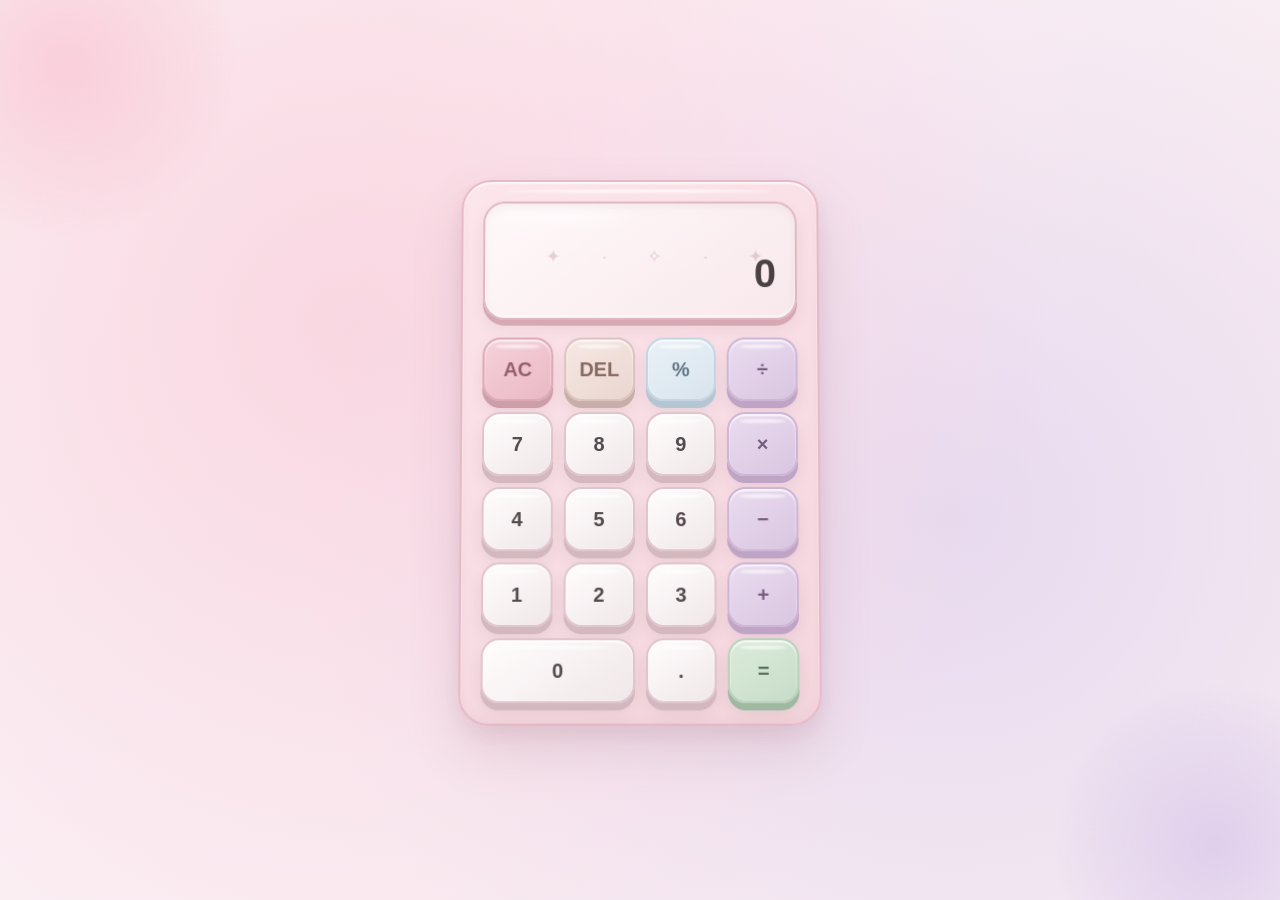
<file: calculator2.0/index.html>
<!DOCTYPE html>
<html lang="en">

<head>
    <meta charset="UTF-8">

    <meta
        name="viewport"
        content="width=device-width, initial-scale=1.0"
    >

    <title>Calculator</title>

    <!-- Connect CSS -->
    <link rel="stylesheet" href="style.css">
</head>

<body>

    <div class="calculator">

        <!-- Calculator Display -->
        <div id="display" class="display">
            0
        </div>

        <!-- Calculator Buttons -->
        <div class="buttons">

            <button class="clear" data-action="clear">
                AC
            </button>

            <button data-action="delete">
                DEL
            </button>

            <button data-action="percent">
                %
            </button>

            <button
                class="operator"
                data-operator="/"
            >
                ÷
            </button>


            <button data-number="7">
                7
            </button>

            <button data-number="8">
                8
            </button>

            <button data-number="9">
                9
            </button>

            <button
                class="operator"
                data-operator="*"
            >
                ×
            </button>


            <button data-number="4">
                4
            </button>

            <button data-number="5">
                5
            </button>

            <button data-number="6">
                6
            </button>

            <button
                class="operator"
                data-operator="-"
            >
                −
            </button>


            <button data-number="1">
                1
            </button>

            <button data-number="2">
                2
            </button>

            <button data-number="3">
                3
            </button>

            <button
                class="operator"
                data-operator="+"
            >
                +
            </button>


            <button
                class="zero"
                data-number="0"
            >
                0
            </button>

            <button data-action="decimal">
                .
            </button>

            <button
                class="equals"
                data-action="equals"
            >
                =
            </button>

        </div>

    </div>

    <!-- Connect JavaScript -->
    <script src="script.js"></script>

</body>

</html>
</file>
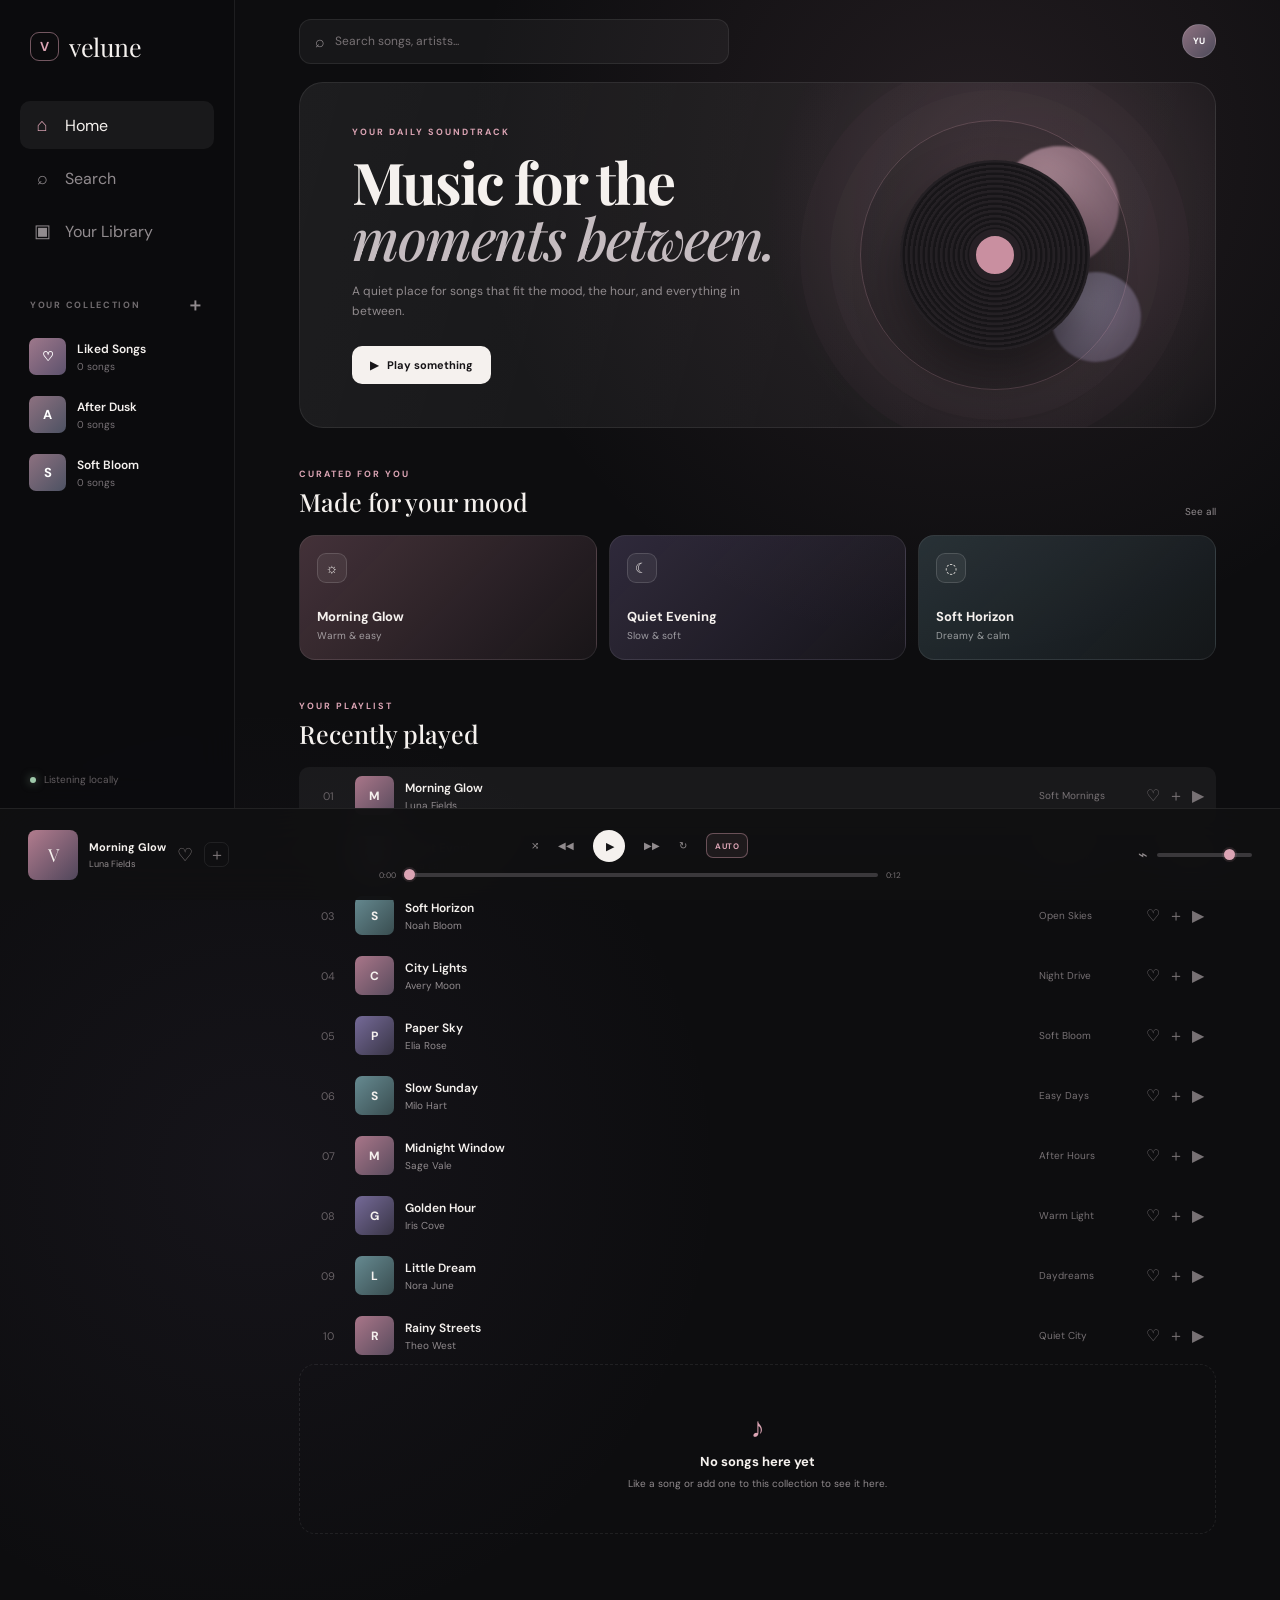
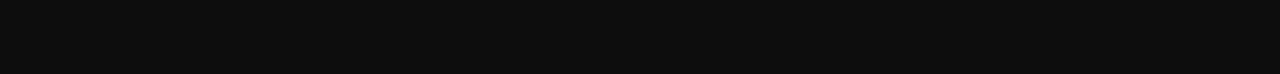
<file: velune-music-player2.0/velune-music-player/index.html>
<!DOCTYPE html>
<html lang="en">
<head>
    <meta charset="UTF-8">
    <meta name="viewport" content="width=device-width, initial-scale=1.0">
    <meta name="theme-color" content="#101010">
    <title>Velune — Music Player</title>
    <link rel="stylesheet" href="style.css">
</head>
<body>

    <div class="mobile-overlay" id="mobileOverlay"></div>

    <div class="app-shell">

        <aside class="sidebar" id="sidebar">
            <div class="brand">
                <span class="brand-mark">V</span>
                <span>velune</span>
                <button class="close-menu" id="closeMenu" type="button" aria-label="Close menu">×</button>
            </div>

            <nav class="main-nav" aria-label="Main navigation">
                <button class="nav-item active" data-view="home" type="button">
                    <span>⌂</span>
                    <span>Home</span>
                </button>
                <button class="nav-item" data-view="search" type="button">
                    <span>⌕</span>
                    <span>Search</span>
                </button>
                <button class="nav-item" data-view="library" type="button">
                    <span>▣</span>
                    <span>Your Library</span>
                </button>
            </nav>

            <div class="library-block">
                <div class="library-heading">
                    <span>YOUR COLLECTION</span>
                    <button id="newCollectionBtn" type="button" aria-label="Create a new collection">＋</button>
                </div>

                <div class="library-list" id="libraryList">
                    <button class="library-item active-library" data-collection="Liked Songs" type="button">
                        <span class="library-cover liked">♡</span>
                        <span>
                            <strong>Liked Songs</strong>
                            <small id="likedCount">0 songs</small>
                        </span>
                    </button>

                    <button class="library-item" data-collection="After Dusk" type="button">
                        <span class="library-cover dusk">D</span>
                        <span>
                            <strong>After Dusk</strong>
                            <small>Collection</small>
                        </span>
                    </button>

                    <button class="library-item" data-collection="Soft Bloom" type="button">
                        <span class="library-cover bloom">B</span>
                        <span>
                            <strong>Soft Bloom</strong>
                            <small>Collection</small>
                        </span>
                    </button>
                </div>
            </div>

            <div class="sidebar-footer">
                <span class="tiny-dot"></span>
                <span>Listening locally</span>
            </div>
        </aside>

        <main class="content">
            <header class="topbar">
                <button class="mobile-menu" id="mobileMenu" type="button" aria-label="Open menu">☰</button>

                <div class="search">
                    <span>⌕</span>
                    <input id="searchInput" type="search" placeholder="Search songs, artists..." aria-label="Search songs">
                </div>

                <button class="profile" type="button" aria-label="Profile">
                    <span>YU</span>
                </button>
            </header>

            <section class="hero">
                <div class="hero-copy">
                    <p class="eyebrow">YOUR DAILY SOUNDTRACK</p>
                    <h1>Music for the<br><em>moments between.</em></h1>
                    <p class="hero-text">A quiet place for songs that fit the mood, the hour, and everything in between.</p>
                    <button class="hero-button" id="heroPlay" type="button">
                        <span id="heroPlayIcon">▶</span>
                        <span id="heroPlayText">Play something</span>
                    </button>
                </div>

                <div class="hero-art">
                    <div class="hero-orb orb-one"></div>
                    <div class="hero-orb orb-two"></div>
                    <div class="hero-ring"></div>
                    <div class="hero-vinyl">
                        <span></span>
                    </div>
                </div>
            </section>

            <section class="section">
                <div class="section-heading">
                    <div>
                        <p class="section-kicker">CURATED FOR YOU</p>
                        <h2>Made for your mood</h2>
                    </div>
                    <button class="text-button" id="showAllBtn" type="button">See all</button>
                </div>

                <div class="mood-grid">
                    <button class="mood-card rose" data-song="0" type="button">
                        <span class="mood-icon">☼</span>
                        <span>
                            <strong>Morning Glow</strong>
                            <small>Warm & easy</small>
                        </span>
                    </button>
                    <button class="mood-card violet" data-song="1" type="button">
                        <span class="mood-icon">☾</span>
                        <span>
                            <strong>Quiet Evening</strong>
                            <small>Slow & soft</small>
                        </span>
                    </button>
                    <button class="mood-card blue" data-song="2" type="button">
                        <span class="mood-icon">◌</span>
                        <span>
                            <strong>Soft Horizon</strong>
                            <small>Dreamy & calm</small>
                        </span>
                    </button>
                </div>
            </section>

            <section class="section songs-section">
                <div class="section-heading">
                    <div>
                        <p class="section-kicker" id="listKicker">YOUR PLAYLIST</p>
                        <h2 id="listTitle">Recently played</h2>
                    </div>
                </div>

                <div class="song-table" id="songList"></div>
                <div class="empty-state" id="emptyState" hidden>
                    <span>♪</span>
                    <strong>No songs here yet</strong>
                    <small>Like a song or add one to this collection to see it here.</small>
                </div>
            </section>
        </main>
    </div>

    <footer class="player-bar">
        <div class="now-playing">
            <div class="mini-art" id="miniArt">
                <span>V</span>
            </div>
            <div class="now-copy">
                <strong id="nowTitle">Morning Glow</strong>
                <span id="nowArtist">Luna Fields</span>
            </div>
            <button class="heart-btn" id="heartBtn" type="button" aria-label="Like song">♡</button>
            <button class="collection-add-mini" id="nowCollectionBtn" type="button" aria-label="Add current song to collection">＋</button>
        </div>

        <div class="player-center">
            <div class="player-controls">
                <button id="shuffleBtn" class="player-action" type="button" aria-label="Shuffle">⤨</button>
                <button id="prevBtn" class="player-action" type="button" aria-label="Previous">◀◀</button>
                <button id="playBtn" class="main-play" type="button" aria-label="Play">
                    <span id="playIcon">▶</span>
                </button>
                <button id="nextBtn" class="player-action" type="button" aria-label="Next">▶▶</button>
                <button id="repeatBtn" class="player-action" type="button" aria-label="Repeat">↻</button>
                <button id="autoplayBtn" class="autoplay-btn active" type="button" aria-label="Autoplay" aria-pressed="true">AUTO</button>
            </div>

            <div class="progress-wrap">
                <span id="currentTime">0:00</span>
                <input id="progress" type="range" min="0" max="100" value="0" aria-label="Song progress">
                <span id="duration">0:00</span>
            </div>
        </div>

        <div class="player-tools">
            <button id="muteBtn" type="button" aria-label="Mute">⌁</button>
            <input id="volume" type="range" min="0" max="1" step="0.01" value="0.8" aria-label="Volume">
        </div>
    </footer>

    <!-- Collection modal -->
    <div class="modal-backdrop" id="collectionModal" hidden>
        <div class="collection-modal" role="dialog" aria-modal="true" aria-labelledby="collectionModalTitle">
            <button class="modal-close" id="closeCollectionModal" type="button" aria-label="Close">×</button>
            <p class="section-kicker">YOUR COLLECTION</p>
            <h2 id="collectionModalTitle">Add to collection</h2>
            <p class="modal-song" id="modalSongName">Morning Glow</p>

            <div class="collection-options" id="collectionOptions"></div>

            <div class="new-collection-form" id="newCollectionForm" hidden>
                <input id="collectionNameInput" type="text" maxlength="32" placeholder="Collection name" aria-label="Collection name">
                <button id="saveCollectionBtn" type="button">Create</button>
            </div>

            <button class="new-collection-link" id="newCollectionLink" type="button">＋ Create new collection</button>
        </div>
    </div>

    <div class="toast" id="toast"></div>
    <audio id="audio" preload="metadata"></audio>

    <script src="script.js"></script>
</body>
</html>
</file>
<file: calculator2.0/style.css>
/* ==========================================
   RESET
========================================== */

* {
    margin: 0;
    padding: 0;
    box-sizing: border-box;
}


/* ==========================================
   PAGE
========================================== */

body {
    min-height: 100vh;

    display: flex;
    align-items: center;
    justify-content: center;

    padding: 20px;

    font-family:
        "Segoe UI",
        Arial,
        sans-serif;

    color: #4a4245;

    position: relative;

    overflow: hidden;

    /*
       Animated soft pastel background
    */
    background:
        radial-gradient(
            circle at 15% 20%,
            rgba(249, 207, 220, 0.75),
            transparent 30%
        ),
        radial-gradient(
            circle at 85% 75%,
            rgba(222, 208, 238, 0.65),
            transparent 30%
        ),
        radial-gradient(
            circle at 70% 10%,
            rgba(255, 238, 242, 0.8),
            transparent 25%
        ),
        linear-gradient(
            135deg,
            #fff8fa,
            #f9edf2,
            #f5eef8,
            #fff7f8
        );

    background-size:
        180% 180%,
        170% 170%,
        150% 150%,
        400% 400%;

    background-position:
        0% 0%,
        100% 100%,
        100% 0%,
        0% 50%;

    animation:
        backgroundFlow 18s ease-in-out infinite;
}


/* ==========================================
   MAIN BACKGROUND ANIMATION
========================================== */

@keyframes backgroundFlow {

    0% {
        background-position:
            0% 0%,
            100% 100%,
            100% 0%,
            0% 50%;
    }

    25% {
        background-position:
            40% 30%,
            70% 80%,
            50% 20%,
            50% 100%;
    }

    50% {
        background-position:
            100% 60%,
            0% 40%,
            20% 80%,
            100% 50%;
    }

    75% {
        background-position:
            60% 100%,
            30% 10%,
            80% 50%,
            50% 0%;
    }

    100% {
        background-position:
            0% 0%,
            100% 100%,
            100% 0%,
            0% 50%;
    }
}


/* ==========================================
   FLOATING PASTEL BLOBS
========================================== */

body::before,
body::after {
    content: "";

    position: fixed;

    border-radius: 50%;

    pointer-events: none;

    z-index: 0;

    filter: blur(5px);
}


/* ==========================================
   PINK FLOATING BLOB
========================================== */

body::before {
    width: 330px;
    height: 330px;

    top: -100px;
    left: -100px;

    background:
        radial-gradient(
            circle,
            rgba(248, 191, 207, 0.60),
            rgba(248, 191, 207, 0.18) 55%,
            transparent 75%
        );

    animation:
        pinkBlob 11s ease-in-out infinite;
}


@keyframes pinkBlob {

    0%,
    100% {
        transform:
            translate(0, 0)
            scale(1);
    }

    25% {
        transform:
            translate(70px, 45px)
            scale(1.12);
    }

    50% {
        transform:
            translate(140px, 10px)
            scale(0.95);
    }

    75% {
        transform:
            translate(70px, 100px)
            scale(1.08);
    }
}


/* ==========================================
   LAVENDER FLOATING BLOB
========================================== */

body::after {
    width: 310px;
    height: 310px;

    right: -90px;
    bottom: -100px;

    background:
        radial-gradient(
            circle,
            rgba(211, 191, 232, 0.60),
            rgba(211, 191, 232, 0.18) 55%,
            transparent 75%
        );

    animation:
        lavenderBlob 13s ease-in-out infinite;
}


@keyframes lavenderBlob {

    0%,
    100% {
        transform:
            translate(0, 0)
            scale(1);
    }

    25% {
        transform:
            translate(-70px, -40px)
            scale(1.10);
    }

    50% {
        transform:
            translate(-140px, -100px)
            scale(0.94);
    }

    75% {
        transform:
            translate(-60px, -70px)
            scale(1.08);
    }
}


/* ==========================================
   FLOATING PARTICLES
========================================== */

.calculator::after {
    content: "✦  ·  ✧  ·  ✦";

    position: fixed;

    top: 12%;
    right: 10%;

    color: rgba(181, 137, 157, 0.35);

    font-size: 18px;

    letter-spacing: 18px;

    pointer-events: none;

    animation:
        particlesFloat 7s ease-in-out infinite;
}


@keyframes particlesFloat {

    0%,
    100% {
        transform:
            translateY(0)
            rotate(0deg);

        opacity: 0.35;
    }

    50% {
        transform:
            translateY(-25px)
            rotate(8deg);

        opacity: 0.75;
    }
}


/* ==========================================
   CALCULATOR BODY
========================================== */

.calculator {
    width: 360px;

    padding: 20px;

    border-radius: 30px;

    /* Soft pink body */
    background:
        linear-gradient(
            145deg,
            #fce5eb,
            #f5d6de
        );

    /* Body outline */
    border: 2px solid #e5b9c5;

    position: relative;

    z-index: 2;

    box-shadow:
        0 25px 50px rgba(145, 86, 105, 0.17),
        0 8px 18px rgba(145, 86, 105, 0.09),
        inset 0 2px 2px rgba(255, 255, 255, 0.8),
        inset 0 -5px 10px rgba(160, 91, 110, 0.06);

    transform:
        perspective(900px)
        rotateX(2deg);

    transition:
        transform 0.35s ease,
        box-shadow 0.35s ease;
}


/* ==========================================
   CALCULATOR HOVER
========================================== */

.calculator:hover {
    transform:
        perspective(900px)
        rotateX(0deg)
        translateY(-6px);

    box-shadow:
        0 35px 65px rgba(145, 86, 105, 0.22),
        0 12px 25px rgba(145, 86, 105, 0.12),
        inset 0 2px 2px rgba(255, 255, 255, 0.85),
        inset 0 -5px 10px rgba(160, 91, 110, 0.07);
}


/* ==========================================
   CALCULATOR TOP HIGHLIGHT
========================================== */

.calculator::before {
    content: "";

    position: absolute;

    top: 8px;
    left: 12%;

    width: 76%;
    height: 3px;

    border-radius: 50%;

    background: rgba(255, 255, 255, 0.75);

    filter: blur(1px);

    pointer-events: none;
}


/* ==========================================
   DISPLAY / SCREEN
========================================== */

.display {
    width: 100%;

    min-height: 120px;

    margin-bottom: 18px;

    padding: 22px 20px;

    display: flex;
    align-items: flex-end;
    justify-content: flex-end;

    border-radius: 22px;

    /* Screen */
    background:
        linear-gradient(
            145deg,
            #fff9fa,
            #f8e8ec
        );

    /* Screen outline */
    border: 2px solid #dfb8c3;

    color: #4b4145;

    font-size: 40px;

    font-weight: 600;

    letter-spacing: -1px;

    text-align: right;

    box-shadow:
        inset 0 3px 8px rgba(120, 70, 80, 0.07),
        inset 0 -2px 3px rgba(255, 255, 255, 0.9),
        0 6px 0 #d6a8b4,
        0 9px 15px rgba(120, 70, 80, 0.09);

    overflow: hidden;

    word-break: break-all;

    position: relative;
}


/* ==========================================
   SCREEN SHINE
========================================== */

.display::before {
    content: "";

    position: absolute;

    top: 8px;
    left: 15px;

    width: 42%;
    height: 12px;

    border-radius: 50%;

    background: rgba(255, 255, 255, 0.55);

    filter: blur(6px);

    pointer-events: none;
}


/* ==========================================
   BUTTON GRID
========================================== */

.buttons {
    display: grid;

    grid-template-columns: repeat(4, 1fr);

    gap: 11px;
}


/* ==========================================
   GENERAL BUTTON
========================================== */

button {
    height: 64px;

    border-radius: 18px;

    /* Button outline */
    border: 2px solid #e0c5cc;

    background:
        linear-gradient(
            145deg,
            #fffdfd,
            #f0e7e9
        );

    color: #544b4e;

    font-family: inherit;

    font-size: 20px;

    font-weight: 600;

    cursor: pointer;

    position: relative;

    box-shadow:
        0 7px 0 #d4b8bf,
        0 10px 15px rgba(100, 78, 82, 0.10),
        inset 0 2px 2px rgba(255, 255, 255, 0.9);

    transition:
        transform 0.12s ease,
        box-shadow 0.12s ease,
        background 0.2s ease,
        border-color 0.2s ease;
}


/* ==========================================
   BUTTON SHINE
========================================== */

button::before {
    content: "";

    position: absolute;

    top: 5px;
    left: 15%;

    width: 70%;
    height: 4px;

    border-radius: 50%;

    background: rgba(255, 255, 255, 0.65);

    filter: blur(1px);

    pointer-events: none;
}


/* ==========================================
   BUTTON HOVER
========================================== */

button:hover {
    background:
        linear-gradient(
            145deg,
            #ffffff,
            #f7eef1
        );

    border-color: #d7adb9;

    transform:
        translateY(-3px);

    box-shadow:
        0 10px 0 #d0b0b8,
        0 15px 22px rgba(100, 78, 82, 0.14),
        inset 0 2px 2px rgba(255, 255, 255, 0.95);
}


/* ==========================================
   BUTTON PRESS
========================================== */

button:active {
    transform:
        translateY(5px)
        scale(0.97);

    box-shadow:
        0 2px 0 #d4b8bf,
        0 4px 8px rgba(100, 78, 82, 0.10),
        inset 0 3px 5px rgba(100, 70, 80, 0.08);
}


/* ==========================================
   OPERATOR BUTTONS
========================================== */

.operator {
    background:
        linear-gradient(
            145deg,
            #eadcf0,
            #d9c5e0
        );

    color: #765c7d;

    border-color: #cdb6d5;

    box-shadow:
        0 7px 0 #bfa4c5,
        0 10px 15px rgba(126, 94, 137, 0.13),
        inset 0 2px 2px rgba(255, 255, 255, 0.85);
}


.operator:hover {
    background:
        linear-gradient(
            145deg,
            #f0e3f4,
            #dfcce7
        );

    border-color: #bd9fc8;

    box-shadow:
        0 10px 0 #b99bbf,
        0 15px 22px rgba(126, 94, 137, 0.16),
        inset 0 2px 2px rgba(255, 255, 255, 0.9);
}


/* ==========================================
   CLEAR BUTTON
========================================== */

.clear {
    background:
        linear-gradient(
            145deg,
            #f6d1da,
            #eab9c5
        );

    color: #955f6d;

    border-color: #dcaab7;

    box-shadow:
        0 7px 0 #cb9eaa,
        0 10px 15px rgba(170, 92, 110, 0.13),
        inset 0 2px 2px rgba(255, 255, 255, 0.85);
}


.clear:hover {
    background:
        linear-gradient(
            145deg,
            #fadce4,
            #edc1cc
        );

    border-color: #d49aa8;

    box-shadow:
        0 10px 0 #c796a3,
        0 15px 22px rgba(170, 92, 110, 0.16),
        inset 0 2px 2px rgba(255, 255, 255, 0.9);
}


/* ==========================================
   DELETE BUTTON
========================================== */

button[data-action="delete"] {
    background:
        linear-gradient(
            145deg,
            #f7e7e2,
            #ead6d1
        );

    color: #876a61;

    border-color: #ddc3bd;

    box-shadow:
        0 7px 0 #c8aea8,
        0 10px 15px rgba(110, 80, 70, 0.10),
        inset 0 2px 2px rgba(255, 255, 255, 0.9);
}


button[data-action="delete"]:hover {
    background:
        linear-gradient(
            145deg,
            #fbeeea,
            #eddbd6
        );

    border-color: #d5b4ad;
}


/* ==========================================
   PERCENTAGE BUTTON
========================================== */

button[data-action="percent"] {
    background:
        linear-gradient(
            145deg,
            #e9f1f7,
            #d8e4ed
        );

    color: #617587;

    border-color: #c4d5e2;

    box-shadow:
        0 7px 0 #b4c6d2,
        0 10px 15px rgba(80, 110, 130, 0.10),
        inset 0 2px 2px rgba(255, 255, 255, 0.9);
}


button[data-action="percent"]:hover {
    background:
        linear-gradient(
            145deg,
            #f0f6fa,
            #dfeaf2
        );

    border-color: #b4cad9;
}


/* ==========================================
   EQUALS BUTTON
========================================== */

.equals {
    background:
        linear-gradient(
            145deg,
            #dcebdc,
            #c7ddc8
        );

    color: #58705a;

    border-color: #b9d1ba;

    box-shadow:
        0 7px 0 #9fb9a1,
        0 10px 15px rgba(91, 119, 94, 0.13),
        inset 0 2px 2px rgba(255, 255, 255, 0.9);
}


.equals:hover {
    background:
        linear-gradient(
            145deg,
            #e7f3e7,
            #d0e5d1
        );

    border-color: #aac5ac;

    box-shadow:
        0 10px 0 #94af97,
        0 15px 22px rgba(91, 119, 94, 0.16),
        inset 0 2px 2px rgba(255, 255, 255, 0.95);
}


/* ==========================================
   ZERO BUTTON
========================================== */

.zero {
    grid-column: span 2;
}


/* ==========================================
   KEYBOARD FOCUS
========================================== */

button:focus-visible {
    outline: 3px solid #dcaeba;

    outline-offset: 3px;
}


/* ==========================================
   MOBILE
========================================== */

@media (max-width: 480px) {

    body {
        padding: 14px;
    }


    .calculator {
        width: 100%;

        max-width: 360px;

        padding: 17px;

        border-radius: 27px;

        border-width: 2px;
    }


    .display {
        min-height: 105px;

        padding: 20px 16px;

        margin-bottom: 15px;

        border-radius: 20px;

        font-size: 34px;

        box-shadow:
            inset 0 3px 7px rgba(120, 70, 80, 0.07),
            inset 0 -2px 3px rgba(255, 255, 255, 0.9),
            0 5px 0 #d6a8b4,
            0 8px 12px rgba(120, 70, 80, 0.09);
    }


    .buttons {
        gap: 9px;
    }


    button {
        height: 59px;

        border-radius: 16px;

        font-size: 19px;

        box-shadow:
            0 6px 0 #d4b8bf,
            0 8px 12px rgba(100, 78, 82, 0.10),
            inset 0 2px 2px rgba(255, 255, 255, 0.9);
    }
}


/* ==========================================
   VERY SMALL SCREENS
========================================== */

@media (max-width: 350px) {

    .calculator {
        padding: 13px;
    }


    .display {
        min-height: 95px;

        font-size: 30px;
    }


    .buttons {
        gap: 7px;
    }


    button {
        height: 54px;

        border-radius: 14px;

        font-size: 18px;
    }
}


/* ==========================================
   REDUCE ANIMATION FOR ACCESSIBILITY
========================================== */

@media (prefers-reduced-motion: reduce) {

    body,
    body::before,
    body::after,
    .calculator,
    button {
        animation: none !important;

        transition: none !important;
    }
}
</file>
<file: velune-music-player2.0/velune-music-player/style.css>
@import url('https://fonts.googleapis.com/css2?family=DM+Sans:wght@400;500;600;700&family=Playfair+Display:ital,wght@0,500;0,600;1,500&display=swap');

* {
    box-sizing: border-box;
    margin: 0;
    padding: 0;
}

:root {
    --bg: #0d0d0f;
    --panel: #151518;
    --panel-soft: #1b1b1f;
    --text: #f5f1ee;
    --muted: #918b8e;
    --line: rgba(255, 255, 255, 0.08);
    --accent: #dba4b4;
    --accent-2: #b7a6d8;
    --green: #b8d9c0;
}

html {
    scroll-behavior: smooth;
}

body {
    min-height: 100vh;
    overflow-x: hidden;
    background:
        radial-gradient(circle at 76% 9%, rgba(188, 137, 155, 0.12), transparent 28%),
        radial-gradient(circle at 20% 70%, rgba(124, 105, 156, 0.08), transparent 30%),
        var(--bg);
    color: var(--text);
    font-family: "DM Sans", Arial, sans-serif;
}

button,
input {
    font: inherit;
}

button {
    color: inherit;
}

.app-shell {
    min-height: calc(100vh - 92px);
    display: grid;
    grid-template-columns: 235px minmax(0, 1fr);
}

.sidebar {
    position: sticky;
    top: 0;
    height: calc(100vh - 92px);
    display: flex;
    flex-direction: column;
    padding: 30px 20px 22px;
    border-right: 1px solid var(--line);
    background: rgba(12, 12, 14, 0.88);
    backdrop-filter: blur(18px);
}

.brand {
    display: flex;
    align-items: center;
    gap: 10px;
    margin: 0 10px 38px;
    font-family: "Playfair Display", Georgia, serif;
    font-size: 25px;
    letter-spacing: -0.5px;
}

.brand-mark {
    width: 29px;
    height: 29px;
    display: grid;
    place-items: center;
    border: 1px solid rgba(219, 164, 180, 0.5);
    border-radius: 9px;
    color: var(--accent);
    font-family: "DM Sans", sans-serif;
    font-size: 13px;
    font-weight: 700;
}

.main-nav {
    display: grid;
    gap: 5px;
}

.nav-item {
    width: 100%;
    display: flex;
    align-items: center;
    gap: 14px;
    padding: 12px 13px;
    border: 0;
    border-radius: 10px;
    background: transparent;
    color: var(--muted);
    cursor: pointer;
    text-align: left;
    transition: 0.2s ease;
}

.nav-item span:first-child {
    width: 18px;
    text-align: center;
    font-size: 18px;
}

.nav-item:hover,
.nav-item.active {
    color: var(--text);
    background: rgba(255, 255, 255, 0.06);
}

.nav-item.active span:first-child {
    color: var(--accent);
}

.library-block {
    margin-top: 38px;
}

.library-heading {
    display: flex;
    align-items: center;
    justify-content: space-between;
    padding: 0 10px 13px;
    color: #706b6e;
    font-size: 9px;
    font-weight: 700;
    letter-spacing: 1.7px;
}

.library-heading button {
    border: 0;
    background: transparent;
    color: var(--muted);
    cursor: pointer;
    font-size: 18px;
}

.library-list {
    display: grid;
    gap: 5px;
}

.library-item {
    display: flex;
    align-items: center;
    gap: 11px;
    width: 100%;
    padding: 8px 9px;
    border: 0;
    border-radius: 10px;
    background: transparent;
    color: var(--text);
    cursor: pointer;
    text-align: left;
}

.library-item:hover,
.active-library {
    background: rgba(255, 255, 255, 0.045);
}

.library-cover {
    width: 37px;
    height: 37px;
    display: grid;
    place-items: center;
    flex: 0 0 auto;
    border-radius: 7px;
    font-size: 13px;
    font-weight: 700;
}

.library-cover.liked {
    background: linear-gradient(135deg, #9e788b, #5d526d);
    color: #fff;
}

.library-cover.dusk {
    background: linear-gradient(135deg, #42394c, #a27d88);
}

.library-cover.bloom {
    background: linear-gradient(135deg, #62746e, #c1a9b4);
}

.library-item strong,
.library-item small {
    display: block;
}

.library-item strong {
    font-size: 12px;
    font-weight: 600;
}

.library-item small {
    margin-top: 3px;
    color: #777175;
    font-size: 10px;
}

.sidebar-footer {
    display: flex;
    align-items: center;
    gap: 8px;
    margin-top: auto;
    padding: 0 10px;
    color: #625d60;
    font-size: 10px;
}

.tiny-dot {
    width: 6px;
    height: 6px;
    border-radius: 50%;
    background: #9ec9aa;
    box-shadow: 0 0 10px rgba(158, 201, 170, 0.6);
}

.content {
    min-width: 0;
    padding: 0 5vw 120px;
}

.topbar {
    height: 82px;
    display: flex;
    align-items: center;
    gap: 16px;
}

.search {
    width: min(430px, 100%);
    display: flex;
    align-items: center;
    gap: 10px;
    padding: 11px 15px;
    border: 1px solid var(--line);
    border-radius: 12px;
    background: rgba(255, 255, 255, 0.045);
    color: var(--muted);
}

.search input {
    width: 100%;
    border: 0;
    outline: 0;
    background: transparent;
    color: var(--text);
    font-size: 12px;
}

.search input::placeholder {
    color: #777174;
}

.profile {
    width: 34px;
    height: 34px;
    margin-left: auto;
    border: 1px solid rgba(255, 255, 255, 0.12);
    border-radius: 50%;
    background: linear-gradient(135deg, #8d7180, #4d4a5a);
    color: #fff;
    cursor: pointer;
    font-size: 9px;
    font-weight: 700;
}

.mobile-menu {
    display: none;
    border: 0;
    background: transparent;
    color: var(--text);
    cursor: pointer;
}

.hero {
    position: relative;
    min-height: 340px;
    display: grid;
    grid-template-columns: 1.1fr 0.9fr;
    align-items: center;
    overflow: hidden;
    padding: 42px 52px;
    border: 1px solid var(--line);
    border-radius: 24px;
    background:
        linear-gradient(105deg, rgba(255,255,255,0.065), rgba(255,255,255,0.018)),
        radial-gradient(circle at 80% 40%, rgba(215, 163, 181, 0.16), transparent 35%);
}

.hero-copy {
    position: relative;
    z-index: 3;
    max-width: 510px;
}

.eyebrow,
.section-kicker {
    color: var(--accent);
    font-size: 9px;
    font-weight: 700;
    letter-spacing: 2px;
}

.hero h1 {
    margin: 15px 0;
    font-family: "Playfair Display", Georgia, serif;
    font-size: clamp(38px, 4.5vw, 62px);
    line-height: 0.98;
    letter-spacing: -2px;
}

.hero h1 em {
    color: #c5bcc0;
    font-weight: 500;
}

.hero-text {
    max-width: 420px;
    color: var(--muted);
    font-size: 12px;
    line-height: 1.7;
}

.hero-button {
    display: inline-flex;
    align-items: center;
    gap: 9px;
    margin-top: 25px;
    padding: 12px 18px;
    border: 0;
    border-radius: 10px;
    background: var(--text);
    color: #161417;
    cursor: pointer;
    font-size: 11px;
    font-weight: 700;
    transition: transform 0.2s ease, box-shadow 0.2s ease;
}

.hero-button:hover {
    transform: translateY(-2px);
    box-shadow: 0 10px 24px rgba(0, 0, 0, 0.25);
}

.hero-art {
    position: relative;
    height: 100%;
    min-height: 260px;
}

.hero-ring,
.hero-orb,
.hero-vinyl {
    position: absolute;
    border-radius: 50%;
}

.hero-ring {
    width: 270px;
    height: 270px;
    top: 50%;
    left: 54%;
    transform: translate(-50%, -50%);
    border: 1px solid rgba(219, 164, 180, 0.23);
    box-shadow: 0 0 0 30px rgba(219, 164, 180, 0.025), 0 0 0 60px rgba(219, 164, 180, 0.018);
}

.hero-orb {
    filter: blur(1px);
}

.orb-one {
    width: 120px;
    height: 120px;
    top: 8%;
    left: 55%;
    background: radial-gradient(circle at 35% 30%, #e4b6c5, #7e5e71);
    opacity: 0.65;
    animation: float 6s ease-in-out infinite;
}

.orb-two {
    width: 90px;
    height: 90px;
    right: 6%;
    bottom: 9%;
    background: radial-gradient(circle at 30% 30%, #c9c0e3, #625873);
    opacity: 0.48;
    animation: float 7s ease-in-out infinite reverse;
}

.hero-vinyl {
    width: 190px;
    height: 190px;
    top: 50%;
    left: 54%;
    transform: translate(-50%, -50%);
    z-index: 2;
    background: repeating-radial-gradient(circle, #171518 0 2px, #242024 3px 5px);
    box-shadow: 0 25px 45px rgba(0,0,0,0.4);
    animation: spin 14s linear infinite;
}

.hero-vinyl span {
    position: absolute;
    width: 52px;
    height: 52px;
    top: 50%;
    left: 50%;
    transform: translate(-50%, -50%);
    border: 7px solid #262025;
    border-radius: 50%;
    background: #c98fa0;
}

@keyframes float {
    50% { transform: translateY(-15px); }
}

@keyframes spin {
    to { transform: translate(-50%, -50%) rotate(360deg); }
}

.section {
    margin-top: 40px;
}

.section-heading {
    display: flex;
    align-items: end;
    justify-content: space-between;
    margin-bottom: 17px;
}

.section-heading h2 {
    margin-top: 5px;
    font-family: "Playfair Display", Georgia, serif;
    font-size: 25px;
    font-weight: 500;
}

.text-button {
    border: 0;
    background: transparent;
    color: var(--muted);
    cursor: pointer;
    font-size: 10px;
}

.text-button:hover {
    color: var(--text);
}

.mood-grid {
    display: grid;
    grid-template-columns: repeat(3, 1fr);
    gap: 12px;
}

.mood-card {
    position: relative;
    min-height: 125px;
    display: flex;
    flex-direction: column;
    justify-content: space-between;
    padding: 17px;
    overflow: hidden;
    border: 1px solid var(--line);
    border-radius: 16px;
    cursor: pointer;
    text-align: left;
    color: var(--text);
    transition: transform 0.2s ease, border-color 0.2s ease;
}

.mood-card:hover {
    transform: translateY(-4px);
    border-color: rgba(255,255,255,0.16);
}

.mood-card.rose {
    background: linear-gradient(135deg, rgba(174, 121, 138, 0.34), rgba(72, 55, 64, 0.2));
}

.mood-card.violet {
    background: linear-gradient(135deg, rgba(118, 101, 148, 0.33), rgba(58, 51, 71, 0.2));
}

.mood-card.blue {
    background: linear-gradient(135deg, rgba(93, 126, 137, 0.3), rgba(49, 63, 69, 0.2));
}

.mood-icon {
    width: 30px;
    height: 30px;
    display: grid;
    place-items: center;
    border: 1px solid rgba(255,255,255,0.14);
    border-radius: 9px;
    background: rgba(255,255,255,0.06);
    font-size: 14px;
}

.mood-card strong,
.mood-card small {
    display: block;
}

.mood-card strong {
    font-size: 13px;
}

.mood-card small {
    margin-top: 4px;
    color: rgba(255,255,255,0.55);
    font-size: 10px;
}

.songs-section {
    margin-bottom: 20px;
}

.song-table {
    display: grid;
    gap: 3px;
}

.song-row {
    display: grid;
    grid-template-columns: 34px minmax(0, 1fr) 100px 55px;
    align-items: center;
    gap: 10px;
    padding: 9px 12px;
    border-radius: 10px;
    transition: background 0.2s ease;
}

.song-row:hover,
.song-row.active {
    background: rgba(255,255,255,0.05);
}

.song-number {
    color: #676165;
    font-size: 11px;
    text-align: center;
}

.song-info {
    display: flex;
    align-items: center;
    min-width: 0;
    gap: 11px;
}

.song-cover {
    width: 39px;
    height: 39px;
    flex: 0 0 auto;
    display: grid;
    place-items: center;
    border-radius: 7px;
    font-size: 12px;
    font-weight: 700;
}

.song-cover.one { background: linear-gradient(135deg, #a97689, #594b5d); }
.song-cover.two { background: linear-gradient(135deg, #756a98, #393546); }
.song-cover.three { background: linear-gradient(135deg, #668a91, #394d50); }

.song-copy {
    min-width: 0;
}

.song-copy strong,
.song-copy small {
    display: block;
    overflow: hidden;
    text-overflow: ellipsis;
    white-space: nowrap;
}

.song-copy strong {
    font-size: 12px;
    font-weight: 600;
}

.song-copy small {
    margin-top: 3px;
    color: var(--muted);
    font-size: 10px;
}

.song-album {
    color: #777174;
    font-size: 10px;
}

.song-action {
    border: 0;
    background: transparent;
    color: #777174;
    cursor: pointer;
}

.song-action:hover {
    color: var(--accent);
}

.player-bar {
    position: fixed;
    z-index: 20;
    right: 0;
    bottom: 0;
    left: 0;
    min-height: 92px;
    display: grid;
    grid-template-columns: minmax(220px, 1fr) minmax(350px, 1.6fr) minmax(220px, 1fr);
    align-items: center;
    gap: 24px;
    padding: 14px 28px;
    border-top: 1px solid var(--line);
    background: rgba(16, 16, 18, 0.94);
    backdrop-filter: blur(20px);
}

.now-playing {
    display: flex;
    align-items: center;
    gap: 11px;
    min-width: 0;
}

.mini-art {
    width: 50px;
    height: 50px;
    display: grid;
    place-items: center;
    flex: 0 0 auto;
    border-radius: 8px;
    background: linear-gradient(135deg, #b27c8e, #50465b);
    font-family: "Playfair Display", Georgia, serif;
    font-size: 18px;
}

.now-copy {
    min-width: 0;
}

.now-copy strong,
.now-copy span {
    display: block;
    overflow: hidden;
    text-overflow: ellipsis;
    white-space: nowrap;
}

.now-copy strong {
    font-size: 11px;
}

.now-copy span {
    margin-top: 4px;
    color: var(--muted);
    font-size: 9px;
}

.heart-btn {
    border: 0;
    background: transparent;
    color: #817a7d;
    cursor: pointer;
    font-size: 18px;
}

.heart-btn.liked {
    color: var(--accent);
}

.player-center {
    min-width: 0;
}

.player-controls {
    display: flex;
    align-items: center;
    justify-content: center;
    gap: 19px;
    margin-bottom: 8px;
}

.player-action,
.main-play {
    border: 0;
    background: transparent;
    cursor: pointer;
}

.player-action {
    color: #918b8e;
    font-size: 10px;
    transition: color 0.2s ease, transform 0.2s ease;
}

.player-action:hover,
.player-action.active {
    color: var(--accent);
}

.player-action:hover {
    transform: scale(1.08);
}

.main-play {
    width: 32px;
    height: 32px;
    display: grid;
    place-items: center;
    padding-left: 2px;
    border-radius: 50%;
    background: var(--text);
    color: #151416;
    font-size: 11px;
    transition: transform 0.2s ease;
}

.main-play:hover {
    transform: scale(1.07);
}

.progress-wrap {
    display: flex;
    align-items: center;
    gap: 8px;
    color: #777174;
    font-size: 8px;
}

.progress-wrap input,
.player-tools input {
    min-width: 0;
    height: 4px;
    appearance: none;
    border-radius: 99px;
    background: #3a383b;
    cursor: pointer;
}

.progress-wrap input {
    flex: 1;
}

input[type="range"]::-webkit-slider-thumb {
    appearance: none;
    width: 11px;
    height: 11px;
    border: 0;
    border-radius: 50%;
    background: var(--accent);
    box-shadow: 0 0 0 2px rgba(219,164,180,0.12);
}

input[type="range"]::-moz-range-thumb {
    width: 11px;
    height: 11px;
    border: 0;
    border-radius: 50%;
    background: var(--accent);
}

.player-tools {
    display: flex;
    align-items: center;
    justify-content: flex-end;
    gap: 9px;
}

.player-tools button {
    border: 0;
    background: transparent;
    color: var(--muted);
    cursor: pointer;
}

.player-tools input {
    width: 95px;
}

.toast {
    position: fixed;
    z-index: 50;
    right: 25px;
    bottom: 110px;
    padding: 9px 13px;
    border: 1px solid var(--line);
    border-radius: 8px;
    background: #1b1a1d;
    color: #d8d2d4;
    font-size: 10px;
    opacity: 0;
    pointer-events: none;
    transform: translateY(8px);
    transition: 0.25s ease;
}

.toast.show {
    opacity: 1;
    transform: translateY(0);
}

@media (max-width: 950px) {
    .app-shell {
        grid-template-columns: 190px minmax(0, 1fr);
    }

    .sidebar {
        padding-inline: 14px;
    }

    .content {
        padding-inline: 28px;
    }

    .hero {
        padding-inline: 35px;
    }

    .player-bar {
        grid-template-columns: 1fr 1.5fr;
    }

    .player-tools {
        display: none;
    }
}

@media (max-width: 720px) {
    .app-shell {
        display: block;
    }

    .sidebar {
        position: fixed;
        z-index: 40;
        top: 0;
        left: 0;
        width: 235px;
        height: 100vh;
        transform: translateX(-105%);
        transition: transform 0.25s ease;
        box-shadow: 20px 0 40px rgba(0,0,0,0.3);
    }

    .sidebar.open {
        transform: translateX(0);
    }

    .mobile-menu {
        display: block;
    }

    .content {
        padding-inline: 18px;
    }

    .topbar {
        height: 70px;
    }

    .hero {
        min-height: 480px;
        grid-template-columns: 1fr;
        padding: 30px 24px;
    }

    .hero-art {
        min-height: 210px;
    }

    .hero-vinyl {
        width: 150px;
        height: 150px;
    }

    .hero-ring {
        width: 220px;
        height: 220px;
    }

    .mood-grid {
        grid-template-columns: 1fr;
    }

    .mood-card {
        min-height: 100px;
    }

    .song-row {
        grid-template-columns: 28px minmax(0, 1fr) 45px;
    }

    .song-album {
        display: none;
    }

    .player-bar {
        grid-template-columns: 1fr;
        min-height: 82px;
        padding: 9px 15px;
    }

    .now-playing {
        display: none;
    }

    .player-center {
        width: 100%;
    }

    .player-controls {
        margin-bottom: 5px;
    }

    .toast {
        bottom: 96px;
    }
}

@media (max-width: 430px) {
    .hero h1 {
        font-size: 39px;
    }

    .hero {
        min-height: 450px;
    }

    .section {
        margin-top: 30px;
    }

    .content {
        padding-inline: 13px;
    }

    .player-controls {
        gap: 15px;
    }
}

@media (prefers-reduced-motion: reduce) {
    *,
    *::before,
    *::after {
        scroll-behavior: auto !important;
        animation: none !important;
        transition: none !important;
    }
}

/* Mobile menu scrolling */
@media (max-width: 720px) {
    .sidebar {
        overflow-y: auto;
        overflow-x: hidden;
        -webkit-overflow-scrolling: touch;
        scrollbar-width: thin;
    }

    .sidebar::-webkit-scrollbar {
        width: 5px;
    }

    .sidebar::-webkit-scrollbar-thumb {
        background: rgba(255, 255, 255, 0.14);
        border-radius: 10px;
    }

    .library-block {
        padding-bottom: 35px;
    }

    .sidebar-footer {
        margin-top: 20px;
        padding-bottom: 10px;
    }
}


/* ---------- Updated interaction styles ---------- */

body.menu-open {
    overflow: hidden;
}

.close-menu {
    display: none;
    margin-left: auto;
    border: 0;
    background: transparent;
    color: var(--muted);
    cursor: pointer;
    font-size: 24px;
    line-height: 1;
}

.mobile-overlay {
    display: none;
}

.library-cover.custom {
    background: linear-gradient(135deg, #8d7180, #4d5263);
    color: #fff;
}

.song-row-actions {
    display: flex;
    align-items: center;
    justify-content: flex-end;
    gap: 8px;
}

.song-like,
.song-add,
.song-action {
    width: 25px;
    height: 25px;
    display: grid;
    place-items: center;
    padding: 0;
    border: 0;
    border-radius: 7px;
    background: transparent;
    color: #777174;
    cursor: pointer;
    transition: 0.18s ease;
}

.song-like:hover,
.song-add:hover,
.song-action:hover {
    background: rgba(255,255,255,0.07);
    color: var(--text);
}

.song-like.liked,
.heart-btn.liked {
    color: var(--accent);
}

.collection-add-mini {
    width: 25px;
    height: 25px;
    display: grid;
    place-items: center;
    border: 1px solid var(--line);
    border-radius: 7px;
    background: transparent;
    color: #817a7d;
    cursor: pointer;
    transition: 0.18s ease;
}

.collection-add-mini:hover {
    border-color: rgba(219,164,180,0.35);
    color: var(--accent);
}

.empty-state {
    min-height: 170px;
    display: grid;
    place-items: center;
    align-content: center;
    gap: 7px;
    border: 1px dashed var(--line);
    border-radius: 16px;
    color: var(--muted);
    text-align: center;
}

.empty-state span {
    font-size: 28px;
    color: var(--accent);
}

.empty-state strong {
    color: var(--text);
    font-size: 13px;
}

.empty-state small {
    font-size: 10px;
}

.modal-backdrop {
    position: fixed;
    inset: 0;
    z-index: 100;
    display: grid;
    place-items: center;
    padding: 20px;
    background: rgba(0,0,0,0.58);
    backdrop-filter: blur(8px);
    opacity: 0;
    transition: opacity 0.18s ease;
}

.modal-backdrop[hidden] {
    display: none;
}

.modal-backdrop.show {
    opacity: 1;
}

.collection-modal {
    position: relative;
    width: min(390px, 100%);
    max-height: min(600px, 90vh);
    overflow-y: auto;
    padding: 26px;
    border: 1px solid rgba(255,255,255,0.1);
    border-radius: 20px;
    background: #18171a;
    box-shadow: 0 30px 80px rgba(0,0,0,0.5);
    transform: translateY(10px) scale(0.98);
    transition: transform 0.18s ease;
}

.modal-backdrop.show .collection-modal {
    transform: translateY(0) scale(1);
}

.modal-close {
    position: absolute;
    top: 14px;
    right: 15px;
    width: 30px;
    height: 30px;
    border: 0;
    border-radius: 50%;
    background: rgba(255,255,255,0.05);
    color: var(--muted);
    cursor: pointer;
    font-size: 20px;
}

.collection-modal h2 {
    margin-top: 7px;
    font-family: "Playfair Display", Georgia, serif;
    font-size: 25px;
    font-weight: 500;
}

.modal-song {
    margin: 6px 0 20px;
    color: var(--muted);
    font-size: 10px;
}

.collection-options {
    display: grid;
    gap: 6px;
}

.collection-option {
    display: grid;
    grid-template-columns: 38px 1fr auto;
    align-items: center;
    gap: 10px;
    width: 100%;
    padding: 8px;
    border: 1px solid transparent;
    border-radius: 10px;
    background: rgba(255,255,255,0.035);
    color: var(--text);
    cursor: pointer;
    text-align: left;
}

.collection-option:hover:not(:disabled) {
    border-color: rgba(255,255,255,0.1);
    background: rgba(255,255,255,0.06);
}

.collection-option:disabled {
    cursor: default;
    opacity: 0.55;
}

.collection-option-cover {
    width: 38px;
    height: 38px;
    display: grid;
    place-items: center;
    border-radius: 8px;
    background: linear-gradient(135deg, #9b7889, #4e4a5c);
    font-size: 12px;
    font-weight: 700;
}

.collection-option strong,
.collection-option small {
    display: block;
}

.collection-option strong {
    font-size: 11px;
}

.collection-option small {
    margin-top: 3px;
    color: var(--muted);
    font-size: 9px;
}

.collection-check {
    color: var(--accent);
    font-size: 15px;
}

.new-collection-link {
    width: 100%;
    margin-top: 14px;
    padding: 11px;
    border: 1px dashed rgba(255,255,255,0.14);
    border-radius: 10px;
    background: transparent;
    color: #aaa3a6;
    cursor: pointer;
    font-size: 10px;
}

.new-collection-link:hover {
    border-color: rgba(219,164,180,0.35);
    color: var(--accent);
}

.new-collection-form {
    display: grid;
    grid-template-columns: 1fr auto;
    gap: 7px;
    margin-top: 14px;
}

.new-collection-form input {
    min-width: 0;
    padding: 10px 11px;
    border: 1px solid var(--line);
    border-radius: 9px;
    outline: 0;
    background: rgba(255,255,255,0.04);
    color: var(--text);
    font-size: 10px;
}

.new-collection-form input:focus {
    border-color: rgba(219,164,180,0.4);
}

.new-collection-form button {
    padding: 10px 14px;
    border: 0;
    border-radius: 9px;
    background: var(--text);
    color: #161417;
    cursor: pointer;
    font-size: 10px;
    font-weight: 700;
}

.no-collections {
    padding: 15px 5px;
    color: var(--muted);
    font-size: 10px;
    text-align: center;
}

/* Keep the mobile sidebar fully interactive and closeable from outside. */
@media (max-width: 720px) {
    .close-menu {
        display: block;
    }

    .mobile-overlay {
        position: fixed;
        z-index: 35;
        inset: 0;
        display: block;
        background: rgba(0,0,0,0.5);
        opacity: 0;
        visibility: hidden;
        pointer-events: none;
        transition: opacity 0.25s ease, visibility 0.25s ease;
    }

    .mobile-overlay.show {
        opacity: 1;
        visibility: visible;
        pointer-events: auto;
    }

    .sidebar {
        z-index: 40;
    }

    .song-row {
        grid-template-columns: 28px minmax(0, 1fr) auto;
    }

    .song-row-actions {
        gap: 2px;
    }

    .song-album {
        display: none;
    }

    .song-like,
    .song-add,
    .song-action {
        width: 27px;
        height: 27px;
    }
}

@media (max-width: 430px) {
    .song-row {
        padding-inline: 6px;
    }

    .song-copy strong {
        font-size: 11px;
    }

    .song-copy small {
        font-size: 9px;
    }

    .song-row-actions {
        gap: 0;
    }
}


.autoplay-btn {
    min-width: 42px;
    height: 25px;
    padding: 0 7px;
    border: 1px solid var(--line);
    border-radius: 7px;
    background: transparent;
    color: #777174;
    cursor: pointer;
    font-size: 8px;
    font-weight: 700;
    letter-spacing: 0.08em;
    transition: 0.18s ease;
}

.autoplay-btn:hover,
.autoplay-btn.active {
    border-color: rgba(219,164,180,0.4);
    color: var(--accent);
    background: rgba(219,164,180,0.08);
}

@media (max-width: 720px) {
    .autoplay-btn {
        min-width: 38px;
        padding-inline: 5px;
        font-size: 7px;
    }
}
</file>
